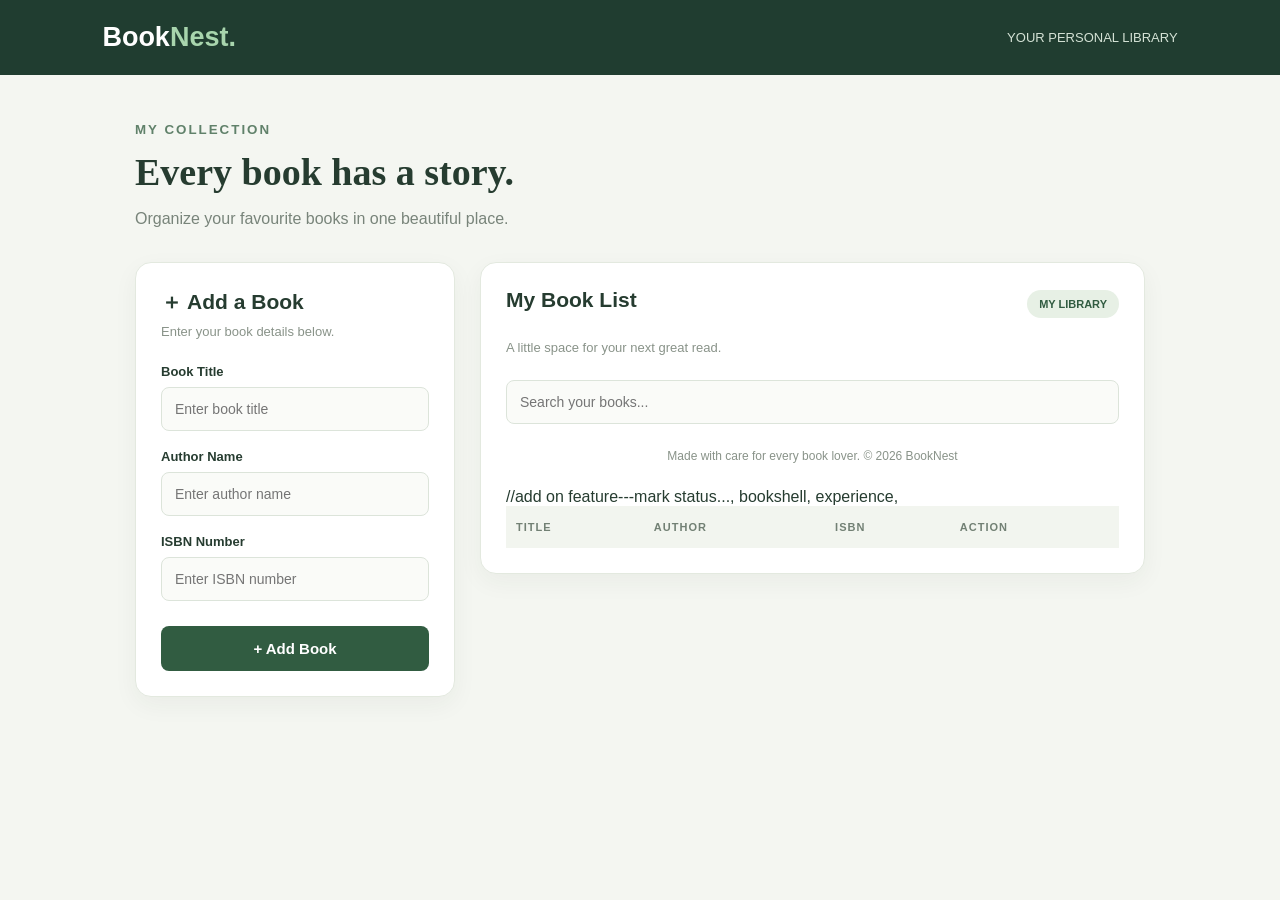
<file: BookList/index.html>
<!DOCTYPE html>
<html lang="en">
<head>
  <meta charset="UTF-8">
  <meta name="viewport" content="width=device-width, initial-scale=1.0">
  <title>BookNest - My Library</title>

  <style>
    * {
      margin: 0;
      padding: 0;
      box-sizing: border-box;
      font-family: Arial, sans-serif;
    }

    body {
      background: #f4f6f1;
      color: #263c30;
      min-height: 100vh;
    }

    header {
      background: #203d30;
      color: white;
      padding: 22px 8%;
      display: flex;
      justify-content: space-between;
      align-items: center;
    }

    header h2 {
      font-size: 27px;
    }

    header h2 span {
      color: #a8d5ad;
    }

    header p {
      font-size: 13px;
      color: #d4e2d5;
    }

    .container {
      max-width: 1050px;
      margin: 45px auto;
      padding: 0 20px;
    }

    .welcome {
      margin-bottom: 30px;
    }

    .welcome small {
      color: #60816a;
      letter-spacing: 2px;
      font-weight: bold;
    }

    .welcome h1 {
      font-family: Georgia, serif;
      font-size: 38px;
      margin: 12px 0;
    }

    .welcome p {
      color: #78847a;
      line-height: 1.6;
    }

    .layout {
      display: grid;
      grid-template-columns: 320px 1fr;
      gap: 25px;
      align-items: start;
    }

    .card {
      background: white;
      border: 1px solid #e3e9df;
      border-radius: 16px;
      padding: 25px;
      box-shadow: 0 8px 25px #203d300d;
    }

    .card h2 {
      font-size: 21px;
      margin-bottom: 8px;
    }

    .description {
      color: #899389;
      font-size: 13px;
      margin-bottom: 25px;
    }

    label {
      display: block;
      font-size: 13px;
      font-weight: bold;
      margin: 18px 0 8px;
    }

    input {
      width: 100%;
      padding: 13px;
      border: 1px solid #dce4da;
      background: #fafbf8;
      border-radius: 8px;
      font-size: 14px;
      outline: none;
    }

    input:focus {
      border-color: #4c7b58;
    }

    #add-btn {
      width: 100%;
      margin-top: 25px;
      padding: 14px;
      border: none;
      border-radius: 8px;
      background: #315c41;
      color: white;
      font-size: 15px;
      font-weight: bold;
      cursor: pointer;
      transition: 0.3s;
    }

    .add-btn:hover {
      background: #244630;
      transform: translateY(-2px);
    }

    .list-heading {
      display: flex;
      justify-content: space-between;
      align-items: center;
      gap: 10px;
      margin-bottom: 20px;
    }

    .badge {
      background: #e7f0e5;
      color: #315c41;
      padding: 8px 12px;
      border-radius: 20px;
      font-size: 11px;
      font-weight: bold;
    }

    .search {
      margin-bottom: 20px;
    }

    .table-wrapper {
      overflow-x: auto;
    }

    table {
      width: 100%;
      border-collapse: collapse;
      text-align: left;
    }

    th {
      background: #f2f5ef;
      color: #728074;
      font-size: 11px;
      text-transform: uppercase;
      letter-spacing: 1px;
      padding: 15px 10px;
    }

    td {
      padding: 17px 10px;
      border-bottom: 1px solid #edf0e9;
      font-size: 13px;
    }

    td:first-child {
      font-weight: bold;
    }

    .delete-btn {
      border: none;
      background: #fff0ed;
      color: #bd5947;
      padding: 8px 10px;
      border-radius: 6px;
      cursor: pointer;
    }

    footer {
      text-align: center;
      padding: 25px;
      color: #899389;
      font-size: 12px;
    }

    @media (max-width: 800px) {
      .layout {
        grid-template-columns: 1fr;
      }

      .container {
        margin-top: 30px;
      }
    }

    @media (max-width: 480px) {
      header {
        padding: 20px;
        gap: 10px;
        flex-wrap: wrap;
      }

      .welcome h1 {
        font-size: 30px;
      }

      .card {
        padding: 18px;
      }

      th, td {
        padding: 12px 8px;
      }
    }
  </style>
</head>

<body>

  <header>
    <h2>Book<span>Nest.</span></h2>
    <p>YOUR PERSONAL LIBRARY</p>
  </header>

  <main class="container">

    <section class="welcome">
      <small>MY COLLECTION</small>
      <h1>Every book has a story.</h1>
      <p>Organize your favourite books in one beautiful place.</p>
    </section>

    <div class="layout">

      <!-- Book Form -->
      <section class="card">
        <h2>＋ Add a Book</h2>
        <p class="description">Enter your book details below.</p>

        <form id="form-list">
          <label for="title">Book Title</label>
          <input
            type="text"
            id="title"
            placeholder="Enter book title"
            required
          >

          <label for="author">Author Name</label>
          <input
            type="text"
            id="author"
            placeholder="Enter author name"
            required>

          <label for="isbn">ISBN Number</label>
          <input
            type="text"
            id="isbn"
            placeholder="Enter ISBN number"
            required>

          <button id="add-btn" type="submit">
            + Add Book
          </button>
        </form>
      </section>

      <!-- Book List -->
      <section class="card">
        <div class="list-heading">
          <h2>My Book List</h2>
          <span class="badge">MY LIBRARY</span>
        </div>

        <p class="description">
          A little space for your next great read.
        </p>

        <input
          id="search"
          type="text"
          placeholder="Search your books..."
        >

        <div class="table-wrapper">
          <table>
            <thead>
              <tr>
                <th>Title</th>
                <th>Author</th>
                <th>ISBN</th>
                <th>Action</th>
              </tr>
            </thead>
 <tbody id="book-list"></tbody>
<!--              
                  <button class="delete-btn" type="button">
                    Delete
                  </button>
                 -->
              
        </div>
      </section>

    <!-- </div>
  </main> -->

  <footer>
    Made with care for every book lover. © 2026 BookNest
  </footer>
   </div>
  </main>

  <script src="index.js"></script>
</body>
</html>



//add on feature---mark status..., bookshell, experience,
</file>
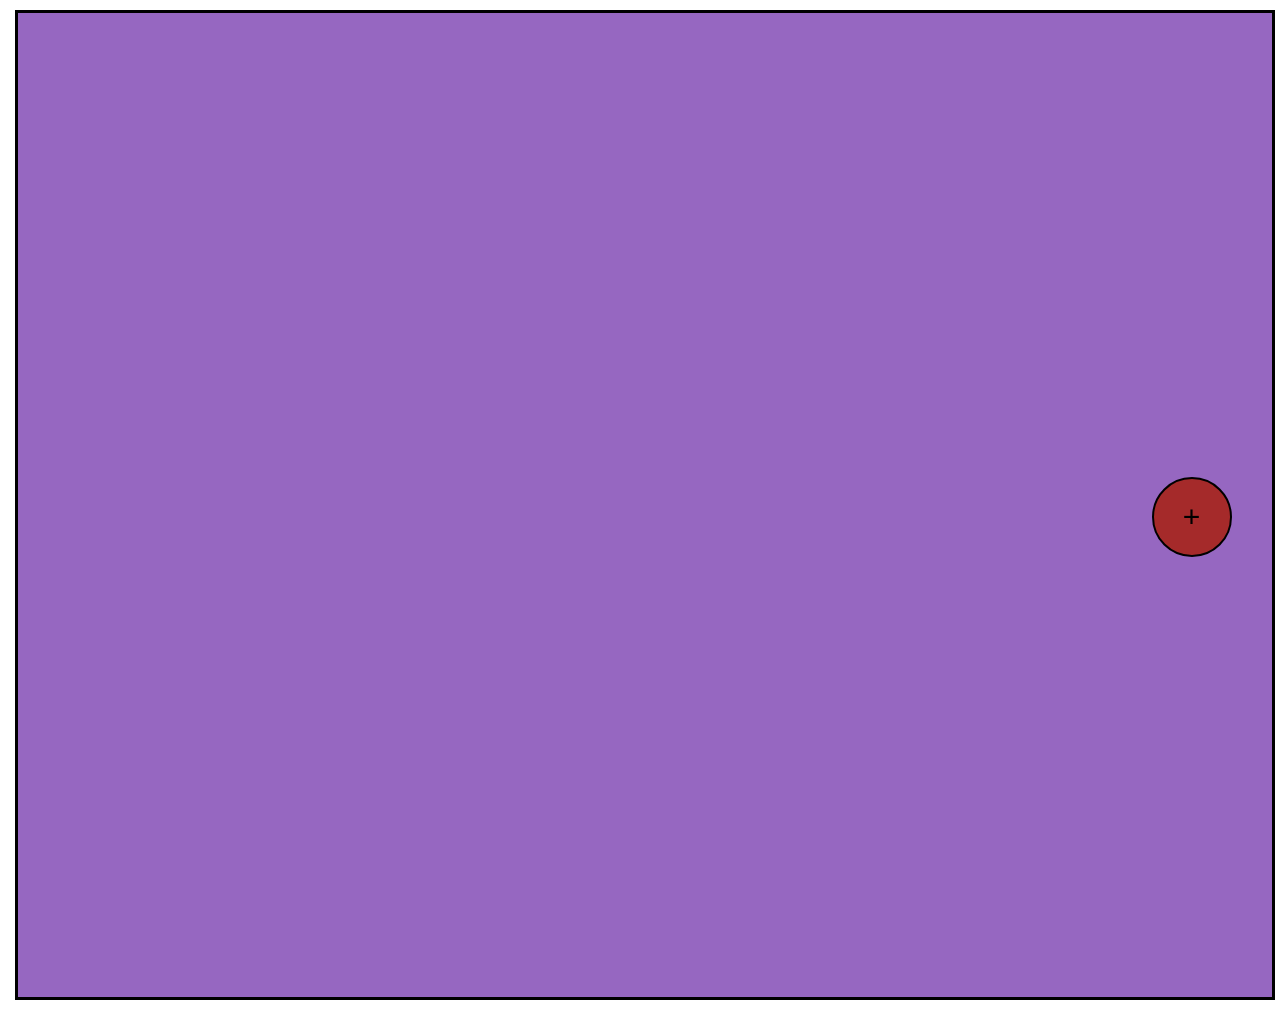
<file: DOM/index.html>
<!doctype html>
<html lang="en">
  <head>
    <meta charset="UTF-8" />
    <meta name="viewport" content="width=device-width, initial-scale=1.0" />
    <title>Document</title>
    <style>
      * {
        margin: 5px;
        box-sizing: border-box;
      }
      .container {
        width: 100%;
        height: 110vh;
        display: flex;
        padding: 25px;
        gap: 20px;
        background-color: rgb(150, 103, 193);
        border: 3px solid black;
        position: relative;
      }

      #boxes {
        display: grid;
        gap: 40px;
        grid-template-columns: repeat(5, 200px);
      }

      .box {
        width: 200px;
        height: 200px;
        background-color: rgb(173, 89, 180);
        border: 5px solid black;
        border-radius: 50px;
        font-style: italic;
        font-weight: 800;
        font-size: larger;
        text-align: center;
        justify-content: center;
        display: flex;
        align-items: center;
      }
      #addBtn {
        position: absolute;
        left: 90%;
        margin-top: 35%;
        width: 80px;
        height: 80px;
        border-radius: 50%;
        border: 2px solid black;
        font-size: 30px;
        background-color: brown;
        cursor: pointer;
      }
    </style>
  </head>
  <body>
    <div class="container" id="container">
      <div id="boxes"></div>
      <button id="addBtn">+</button>
    </div>
    <script src="script.js"></script>
  </body>
</html>
</file>
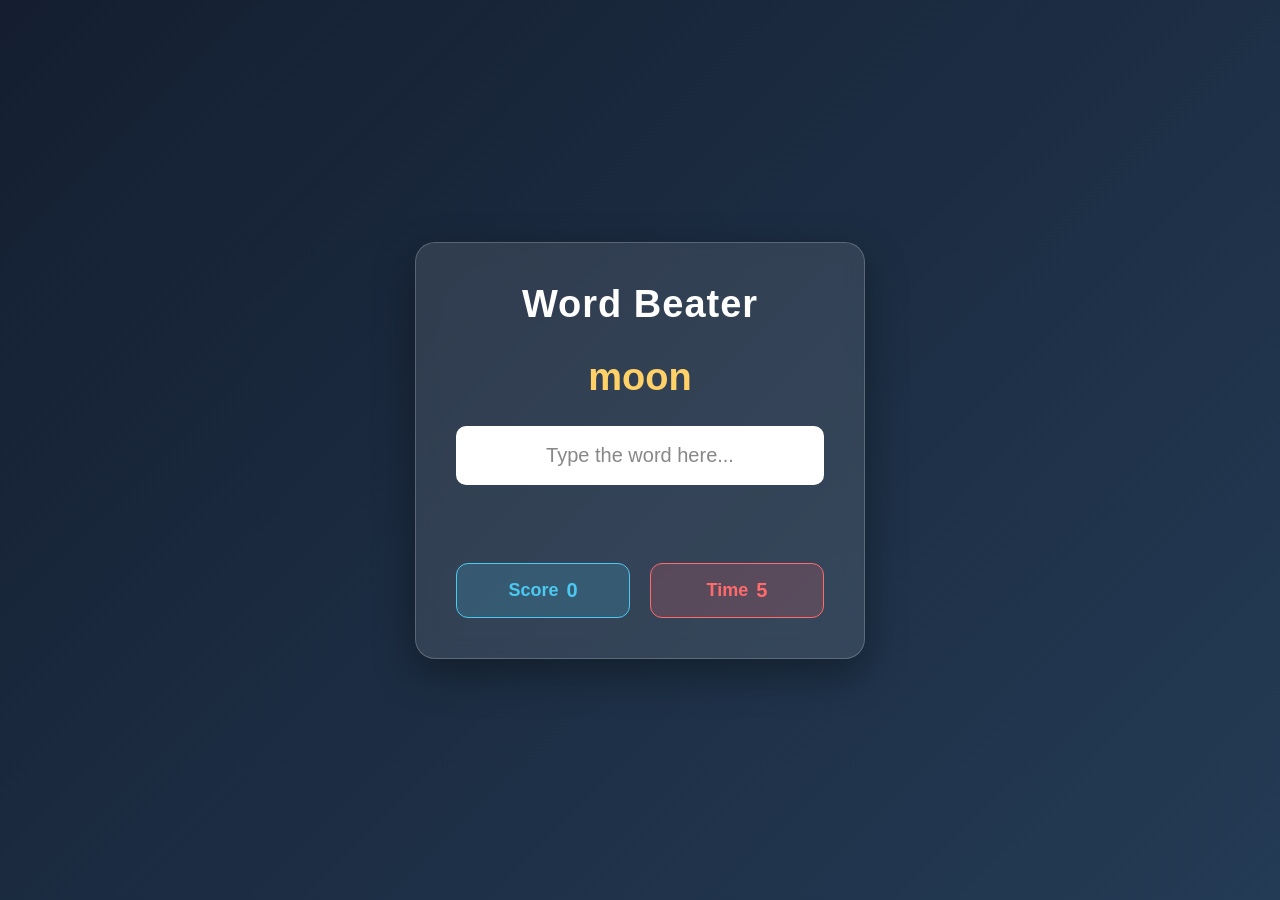
<file: word game/index.html>
<!doctype html>
<html lang="en">
  <head>
    <meta charset="UTF-8" />
    <meta name="viewport" content="width=device-width, initial-scale=1.0" />
    <title>Document</title>
    <link rel="stylesheet" href="index.css" />
  </head>
  <body>
       <div class="game-container">

        <h1>Word Beater</h1>

        <div id="currentWord">word</div>

        <form>
            <input
                type="text"
                id="textInput"
                placeholder="Type the word here..."
                autocomplete="off"
            />
        </form>

     
        <div id="message"></div>

        <div class="stats">

            <div class="stat-box score-box">
                <span class="stat-label">Score</span>
                <span id="score">0</span>
            </div>

            <div class="stat-box time-box">
                <span class="stat-label">Time</span>
                <span id="time">6</span>
            </div>

        </div>

    </div>

    <script src="index.js"></script>

</body>
</html>
</file>
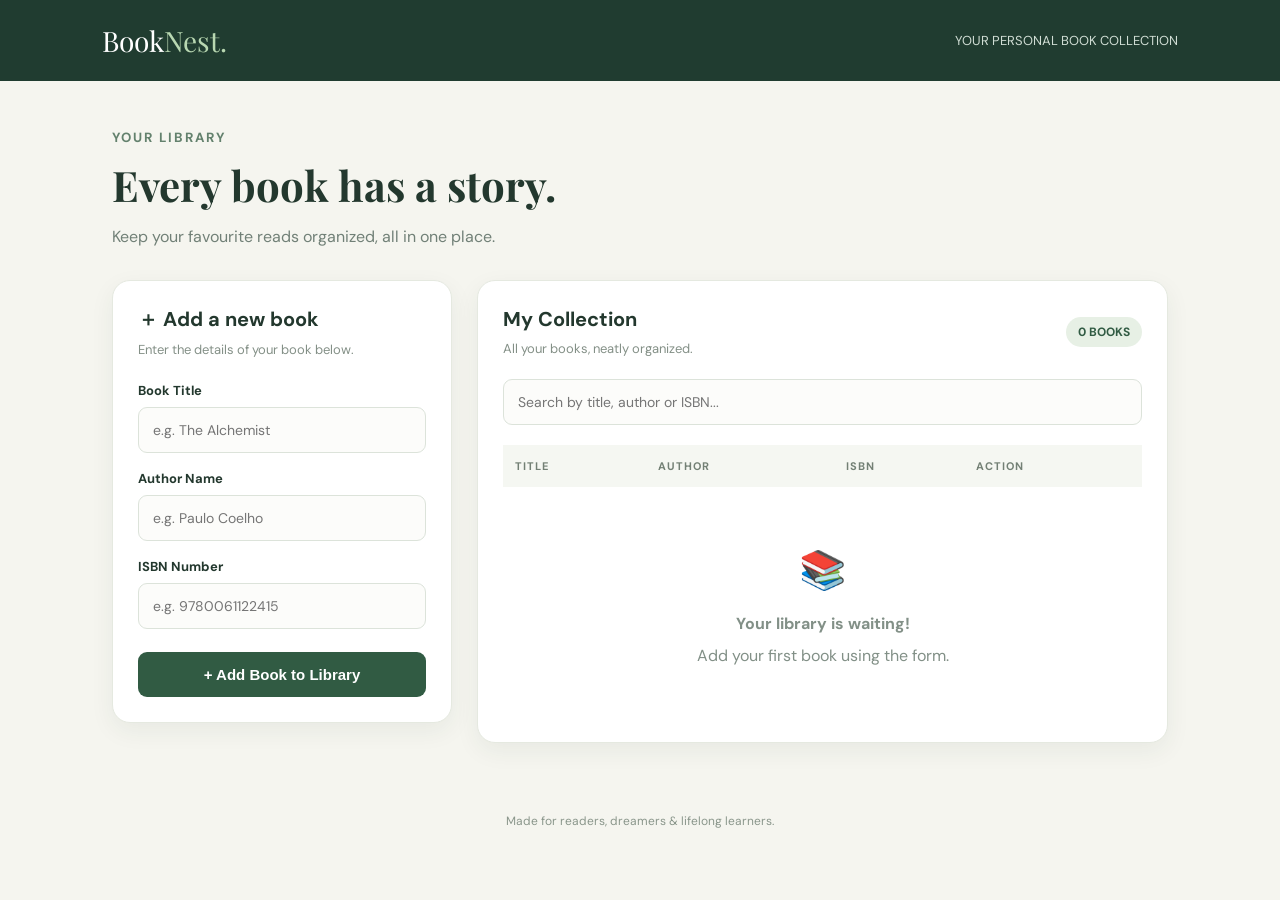
<file: BookList/faltu.html>
<!DOCTYPE html>
<html lang="en">
<head>
  <meta charset="UTF-8">
  <meta name="viewport" content="width=device-width, initial-scale=1.0">
  <title>BookNest | Book Manager</title>

  <style>
    @import url('https://fonts.googleapis.com/css2?family=DM+Sans:wght@400;500;600;700&family=Playfair+Display:wght@600;700&display=swap');

    * {
      margin: 0;
      padding: 0;
      box-sizing: border-box;
    }

    body {
      font-family: 'DM Sans', sans-serif;
      background: #f5f5ef;
      color: #23382e;
      min-height: 100vh;
    }

    header {
      background: #203c30;
      color: white;
      padding: 22px 8%;
      display: flex;
      align-items: center;
      justify-content: space-between;
      gap: 15px;
      flex-wrap: wrap;
    }

    .logo {
      font-family: 'Playfair Display', serif;
      font-size: 28px;
    }

    .logo span {
      color: #b8d7b1;
    }

    header p {
      font-size: 13px;
      color: #d0ddd4;
    }

    main {
      max-width: 1100px;
      margin: 45px auto;
      padding: 0 22px;
    }

    .welcome {
      margin-bottom: 30px;
    }

    .welcome small {
      color: #63816d;
      font-weight: 700;
      text-transform: uppercase;
      letter-spacing: 2px;
    }

    .welcome h1 {
      font-family: 'Playfair Display', serif;
      font-size: clamp(30px, 5vw, 42px);
      margin: 10px 0;
    }

    .welcome p {
      color: #718077;
      line-height: 1.7;
    }

    .layout {
      display: grid;
      grid-template-columns: 340px 1fr;
      gap: 25px;
      align-items: start;
    }

    .panel {
      background: white;
      border: 1px solid #e5e9e0;
      border-radius: 18px;
      padding: 25px;
      box-shadow: 0 8px 25px #263c3010;
    }

    .panel h2 {
      font-size: 20px;
      margin-bottom: 8px;
    }

    .subtext {
      color: #849087;
      font-size: 13px;
      margin-bottom: 24px;
    }

    label {
      display: block;
      font-size: 13px;
      font-weight: 700;
      margin: 17px 0 8px;
    }

    input {
      width: 100%;
      padding: 13px 14px;
      border: 1px solid #dce3da;
      border-radius: 9px;
      outline: none;
      font: inherit;
      font-size: 14px;
      background: #fcfcfa;
      transition: 0.2s;
    }

    input:focus {
      border-color: #56846a;
      box-shadow: 0 0 0 3px #56846a18;
    }

    .add-btn {
      width: 100%;
      border: none;
      border-radius: 9px;
      padding: 14px;
      margin-top: 23px;
      background: #315b43;
      color: white;
      font-size: 15px;
      font-weight: 700;
      cursor: pointer;
      transition: 0.2s;
    }

    .add-btn:hover {
      background: #244632;
      transform: translateY(-2px);
    }

    .list-header {
      display: flex;
      justify-content: space-between;
      align-items: center;
      gap: 12px;
      flex-wrap: wrap;
      margin-bottom: 22px;
    }

    .count {
      background: #e7f0e5;
      color: #315b43;
      padding: 7px 12px;
      border-radius: 20px;
      font-size: 12px;
      font-weight: 700;
    }

    .search {
      margin-bottom: 20px;
    }

    .table-wrap {
      overflow-x: auto;
    }

    table {
      width: 100%;
      border-collapse: collapse;
      text-align: left;
    }

    th {
      background: #f5f7f2;
      color: #738075;
      font-size: 11px;
      text-transform: uppercase;
      letter-spacing: 1px;
      padding: 14px 12px;
    }

    td {
      padding: 17px 12px;
      border-bottom: 1px solid #edf0ea;
      font-size: 13px;
      overflow-wrap: anywhere;
    }

    tr:last-child td {
      border-bottom: none;
    }

    .book-title {
      font-weight: 700;
      color: #2b4435;
    }

    .delete-btn {
      background: #fff0ed;
      color: #bd5947;
      border: none;
      padding: 8px 10px;
      border-radius: 7px;
      cursor: pointer;
      font-weight: 600;
    }

    .delete-btn:hover {
      background: #fbdcd6;
    }

    .empty {
      padding: 45px 10px;
      text-align: center;
      color: #829087;
      line-height: 2;
    }

    .empty .icon {
      font-size: 38px;
    }

    footer {
      text-align: center;
      padding: 25px;
      color: #8a968b;
      font-size: 12px;
    }

    @media (max-width: 800px) {
      .layout {
        grid-template-columns: 1fr;
      }

      main {
        margin: 30px auto;
      }
    }

    @media (max-width: 480px) {
      header {
        padding: 20px;
      }

      .panel {
        padding: 18px;
      }

      th, td {
        padding: 12px 8px;
        font-size: 12px;
      }
    }
  </style>
</head>

<body>

  <header>
    <div class="logo">Book<span>Nest.</span></div>
    <p>YOUR PERSONAL BOOK COLLECTION</p>
  </header>

  <main>

    <section class="welcome">
      <small>YOUR LIBRARY</small>
      <h1>Every book has a story.</h1>
      <p>Keep your favourite reads organized, all in one place.</p>
    </section>

    <div class="layout">

      <!-- Add Book Form -->
      <section class="panel">
        <h2>＋ Add a new book</h2>
        <p class="subtext">Enter the details of your book below.</p>

        <form id="bookForm">
          <label for="title">Book Title</label>
          <input
            type="text"
            id="title"
            placeholder="e.g. The Alchemist"
            required
          >

          <label for="author">Author Name</label>
          <input
            type="text"
            id="author"
            placeholder="e.g. Paulo Coelho"
            required
          >

          <label for="isbn">ISBN Number</label>
          <input
            type="text"
            id="isbn"
            placeholder="e.g. 9780061122415"
            required
          >

          <button type="submit" class="add-btn">
            + Add Book to Library
          </button>
        </form>
      </section>

      <!-- Book List -->
      <section class="panel">
        <div class="list-header">
          <div>
            <h2>My Collection</h2>
            <p class="subtext" style="margin: 6px 0 0">
              All your books, neatly organized.
            </p>
          </div>

          <span class="count" id="bookCount">0 BOOKS</span>
        </div>

        <input
          class="search"
          type="search"
          id="search"
          placeholder="Search by title, author or ISBN..."
          aria-label="Search books"
        >

        <div class="table-wrap">
          <table>
            <thead>
              <tr>
                <th>Title</th>
                <th>Author</th>
                <th>ISBN</th>
                <th>Action</th>
              </tr>
            </thead>

            <tbody id="bookList"></tbody>
          </table>
        </div>

        <div class="empty" id="emptyMessage">
          <div class="icon">📚</div>
          <strong>Your library is waiting!</strong>
          <p>Add your first book using the form.</p>
        </div>
      </section>

    </div>
  </main>

  <footer>
    Made for readers, dreamers & lifelong learners.
  </footer>

  <script>
    const form = document.getElementById("bookForm");
    const titleInput = document.getElementById("title");
    const authorInput = document.getElementById("author");
    const isbnInput = document.getElementById("isbn");
    const bookList = document.getElementById("bookList");
    const bookCount = document.getElementById("bookCount");
    const emptyMessage = document.getElementById("emptyMessage");
    const searchInput = document.getElementById("search");

    let books = JSON.parse(
      localStorage.getItem("booknest-books") || "[]"
    );

    function saveBooks() {
      localStorage.setItem(
        "booknest-books",
        JSON.stringify(books)
      );
    }

    function renderBooks() {
      bookList.replaceChildren();

      const query = searchInput.value.toLowerCase().trim();

      const filteredBooks = books.filter(book =>
        [book.title, book.author, book.isbn].some(value =>
          value.toLowerCase().includes(query)
        )
      );

      bookCount.textContent =
        `${books.length} ${books.length === 1 ? "BOOK" : "BOOKS"}`;

      emptyMessage.style.display =
        filteredBooks.length === 0 ? "block" : "none";

      if (books.length > 0 && filteredBooks.length === 0) {
        emptyMessage.querySelector("strong").textContent =
          "No matching books found.";
        emptyMessage.querySelector("p").textContent =
          "Try another search.";
      } else if (books.length === 0) {
        emptyMessage.querySelector("strong").textContent =
          "Your library is waiting!";
        emptyMessage.querySelector("p").textContent =
          "Add your first book using the form.";
      }

      filteredBooks.forEach(book => {
        const row = document.createElement("tr");

        const titleCell = document.createElement("td");
        titleCell.className = "book-title";
        titleCell.textContent = book.title;

        const authorCell = document.createElement("td");
        authorCell.textContent = book.author;

        const isbnCell = document.createElement("td");
        isbnCell.textContent = book.isbn;

        const actionCell = document.createElement("td");
        const deleteButton = document.createElement("button");

        deleteButton.className = "delete-btn";
        deleteButton.textContent = "Delete";
        deleteButton.setAttribute(
          "aria-label",
          `Delete ${book.title}`
        );

        deleteButton.addEventListener("click", () => {
          books = books.filter(item => item.id !== book.id);
          saveBooks();
          renderBooks();
        });

        actionCell.appendChild(deleteButton);

        row.append(
          titleCell,
          authorCell,
          isbnCell,
          actionCell
        );

        bookList.appendChild(row);
      });
    }

    form.addEventListener("submit", function(event) {
      event.preventDefault();

      const title = titleInput.value.trim();
      const author = authorInput.value.trim();
      const isbn = isbnInput.value.trim();

      if (!title || !author || !isbn) return;

      books.push({
        id: crypto.randomUUID(),
        title,
        author,
        isbn
      });

      saveBooks();
      renderBooks();

      form.reset();
      titleInput.focus();
    });

    searchInput.addEventListener("input", renderBooks);

    renderBooks();
  </script>

</body>
</html>
</file>
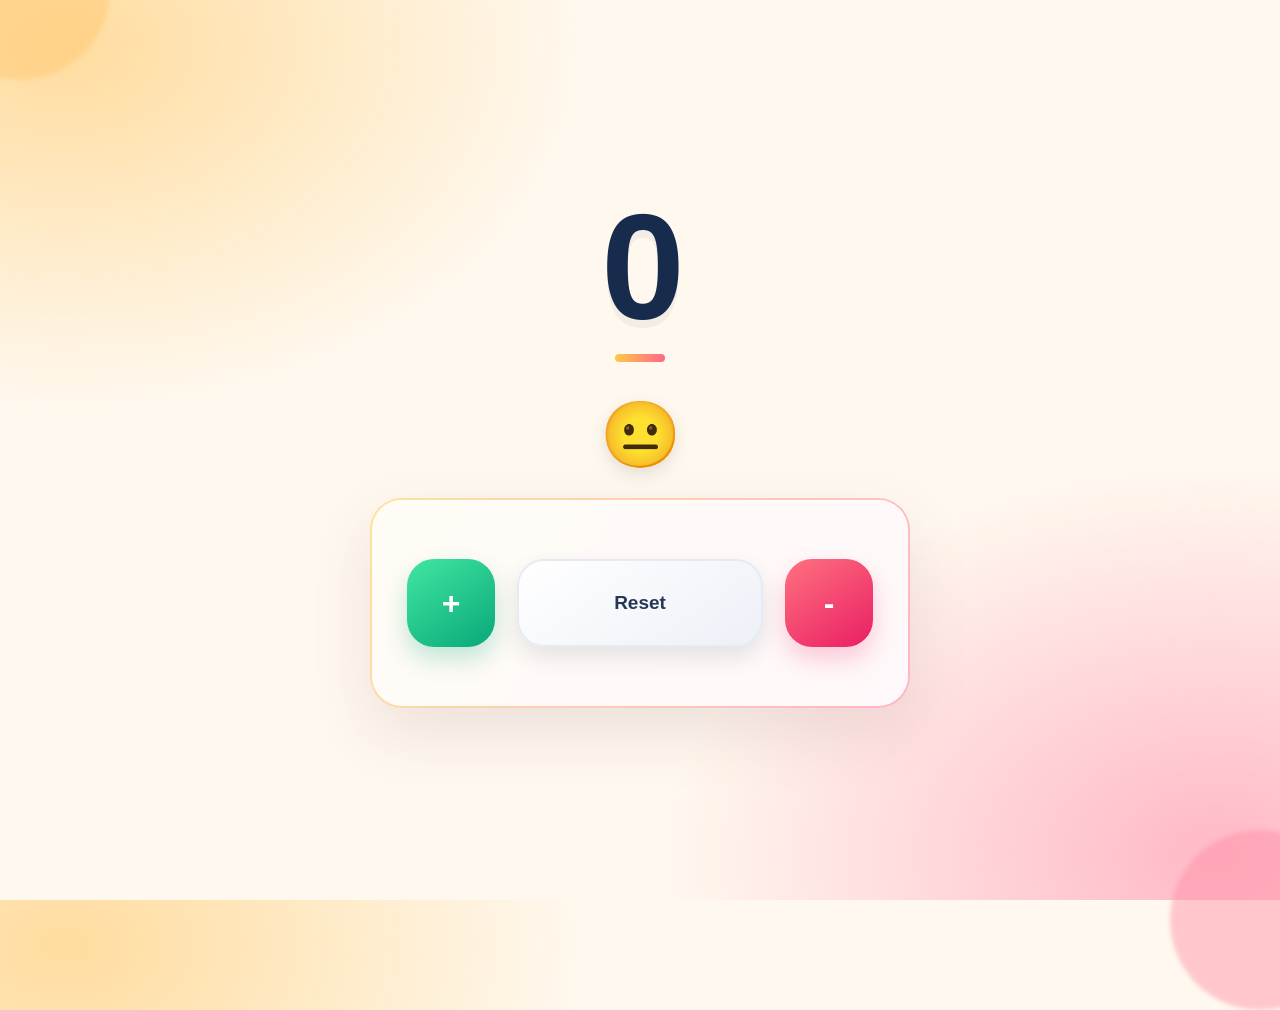
<file: DOM/counter.html>
<!-- <!doctype html>
<html lang="en">
  <head>
    <meta charset="UTF-8" />
    <meta name="viewport" content = "width=device-width, initial-scale=1.0"/>
    <title>Document</title>
    <style>
      body {
        background-color: antiquewhite;
      }
      #container {
        background-color: rgb(123, 210, 181);
        height: 500px;
        width: 600px;
        margin-left: 30%;
        margin-top: 5%;
      }

      .container #button{
       margin-top: 50%;
       display: flex;
       align-items: center;
       
      }
    </style>
  </head>
  <body>
     <h1 id="number">0</h1>
    <div id="container">
       
      <button id="plus">+</button>
      <button id="reset">Reset</button>
      <button id="sub">-</button>

    </div>
    <script src="counter.js"></script>
  </body>
</html> -->

<!doctype html>
<html lang="en">
  <head>
    <meta charset="UTF-8" />
    <meta name="viewport" content="width=device-width, initial-scale=1.0"/>
    <title>Document</title>
    <style>
   
* {
  box-sizing: border-box;
}

body {
  margin: 0;
  min-height: 100vh;
  background:
    radial-gradient(ellipse at 5% 5%, #ffdc9e 0%, transparent 30%),
    radial-gradient(ellipse at 95% 95%, #ffb8c5 0%, transparent 32%),
    #fff8ee;
  font-family: "Segoe UI", Arial, sans-serif;
  display: flex;
  flex-direction: column;
  align-items: center;
  justify-content: center;
  overflow: hidden;
  position: relative;
}

/* Decorative background circles */
body::before,
body::after {
  content: "";
  position: absolute;
  width: 180px;
  height: 180px;
  border-radius: 50%;
  filter: blur(2px);
  opacity: 0.45;
  pointer-events: none;
}

body::before {
  background: #ffc66e;
  top: -100px;
  left: -70px;
}

body::after {
  background: #ff8da5;
  bottom: -110px;
  right: -70px;
}

/* Main number */
#number {
  position: relative;
  z-index: 1;
  margin: 0 0 35px;
  font-size: clamp(100px, 16vw, 150px);
  font-weight: 800;
  line-height: 1;
  letter-spacing: -6px;
  color: #172b4d;
  text-shadow: 0 8px 0 rgba(23, 43, 77, 0.05);
}

#number::after {
  content: "";
  display: block;
  width: 65%;
  height: 8px;
  margin: 12px auto 0;
  border-radius: 20px;
  background: linear-gradient(90deg, #ffc94a, #ff6688);
}

/* Counter card */
#container {
  position: relative;
  z-index: 1;
  width: min(90%, 540px);
  min-height: 210px;
  margin: 0;
  padding: 35px;
  display: flex;
  align-items: center;
  justify-content: center;
  gap: 22px;

  background: rgba(255, 255, 255, 0.8);
  border: 2px solid transparent;
  border-radius: 32px;
  background:
    linear-gradient(rgba(255, 255, 255, 0.9),
                    rgba(255, 255, 255, 0.9)) padding-box,
    linear-gradient(120deg, #ffe29b, #ffb5ca) border-box;

  box-shadow:
    0 25px 60px rgba(119, 76, 92, 0.13),
    inset 0 1px 0 rgba(255, 255, 255, 0.9);
}

/* All buttons */
#container button {
  height: 88px;
  min-width: 88px;
  padding: 0 22px;
  border: none;
  border-radius: 27px;
  font-family: inherit;
  font-size: 32px;
  font-weight: 700;
  cursor: pointer;
  transition: transform 0.2s ease,
              box-shadow 0.2s ease,
              filter 0.2s ease;
}

#container button:hover {
  transform: translateY(-5px);
  filter: brightness(1.05);
}

#container button:active {
  transform: scale(0.94);
}

/* Plus button */
#plus {
  color: white;
  background: linear-gradient(145deg, #42e6a1, #08a879);
  box-shadow: 0 12px 25px rgba(8, 168, 121, 0.25);
}

/* Reset button */
#reset {
  flex: 1;
  color: #253956;
  background: linear-gradient(145deg, #ffffff, #edf0f8);
  border: 2px solid #e8eaf2 !important;
  box-shadow: 0 10px 22px rgba(37, 57, 86, 0.12);
  font-size: 19px !important;
}

/* Minus button */
#sub {
  color: white;
  background: linear-gradient(145deg, #ff7180, #e91e63);
  box-shadow: 0 12px 25px rgba(233, 30, 99, 0.22);
}

/* Small screen support */
@media (max-width: 480px) {
  #container {
    gap: 12px;
    min-height: 165px;
    padding: 22px 14px;
    border-radius: 24px;
  }

  #container button {
    height: 65px;
    min-width: 60px;
    padding: 0 14px;
    border-radius: 20px;
    font-size: 26px;
  }

  #reset {
    font-size: 16px !important;
  }

  #number {
    margin-bottom: 28px;
  }
}


#mood {
  font-size: 65px;
  margin-bottom: 25px;
  animation: moodPop 0.3s ease;
  filter: drop-shadow(0 6px 8px rgba(0, 0, 0, 0.1));
}

@keyframes moodPop {
  0% {
    transform: scale(0.5) rotate(-15deg);
  }
  70% {
    transform: scale(1.2) rotate(8deg);
  }
  100% {
    transform: scale(1) rotate(0);
  }
}


    </style>
  </head>
  <body>
    <h1 id="number">0</h1>
    <div id="mood">😐</div>
    <div id="container">
      <button id="plus">+</button>
      <button id="reset">Reset</button>
      <button id="sub">-</button>
    </div>
    <script src="counter.js"></script>
  </body>
</html>
</file>
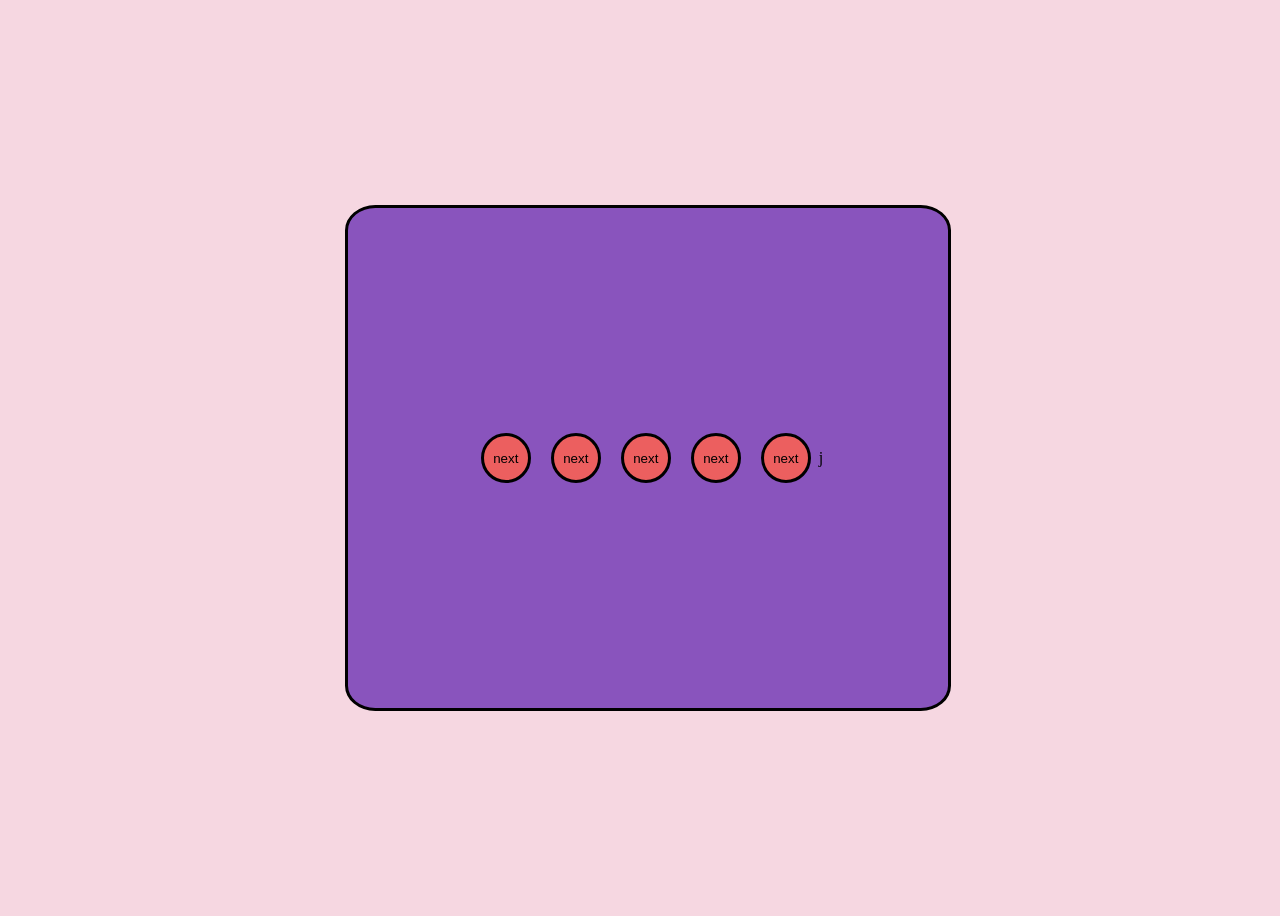
<file: DOM/DOM1.html>
<!doctype html>
<html lang="en">
  <head>
    <meta charset="UTF-8" />
    <meta name="viewport" content="width=device-width, initial-scale=1.0" />
    <title>Document</title>
    <style>
      body {
        background-color: rgb(246, 215, 225);
        width: 100%;
        height: 100vh;
        display: flex;
        align-items: center;
        justify-content: center;
      }

      #container {
        height: 500px;
        width: 600px;
        background-color: rgb(137, 84, 189);
        display: flex;
        align-items: center;
        justify-content: center;
        border: 3px solid black;
        border-radius: 5%;
      }
      .button button {
        background-color: rgb(236, 95, 95);

        height: 50px;
        width: 50px;
        border: black 3px solid;
        border-radius: 50%;
        margin: 0 8px;
      }

      button:hover {
        background-color: rgb(239, 139, 139);
      }
    </style>
  </head>
  <body>
    <div id="container">
      <div class="button">
        <button id="StartBtn">next</button>
        <button id="StopBtn">next</button>
        <button id="color3">next</button>
        <button id="color4">next</button>
        <button id="color5">next</button>
      </div>j
    </div>

    <script src="DOMT.js"></script>
  </body>
</html>
</file>
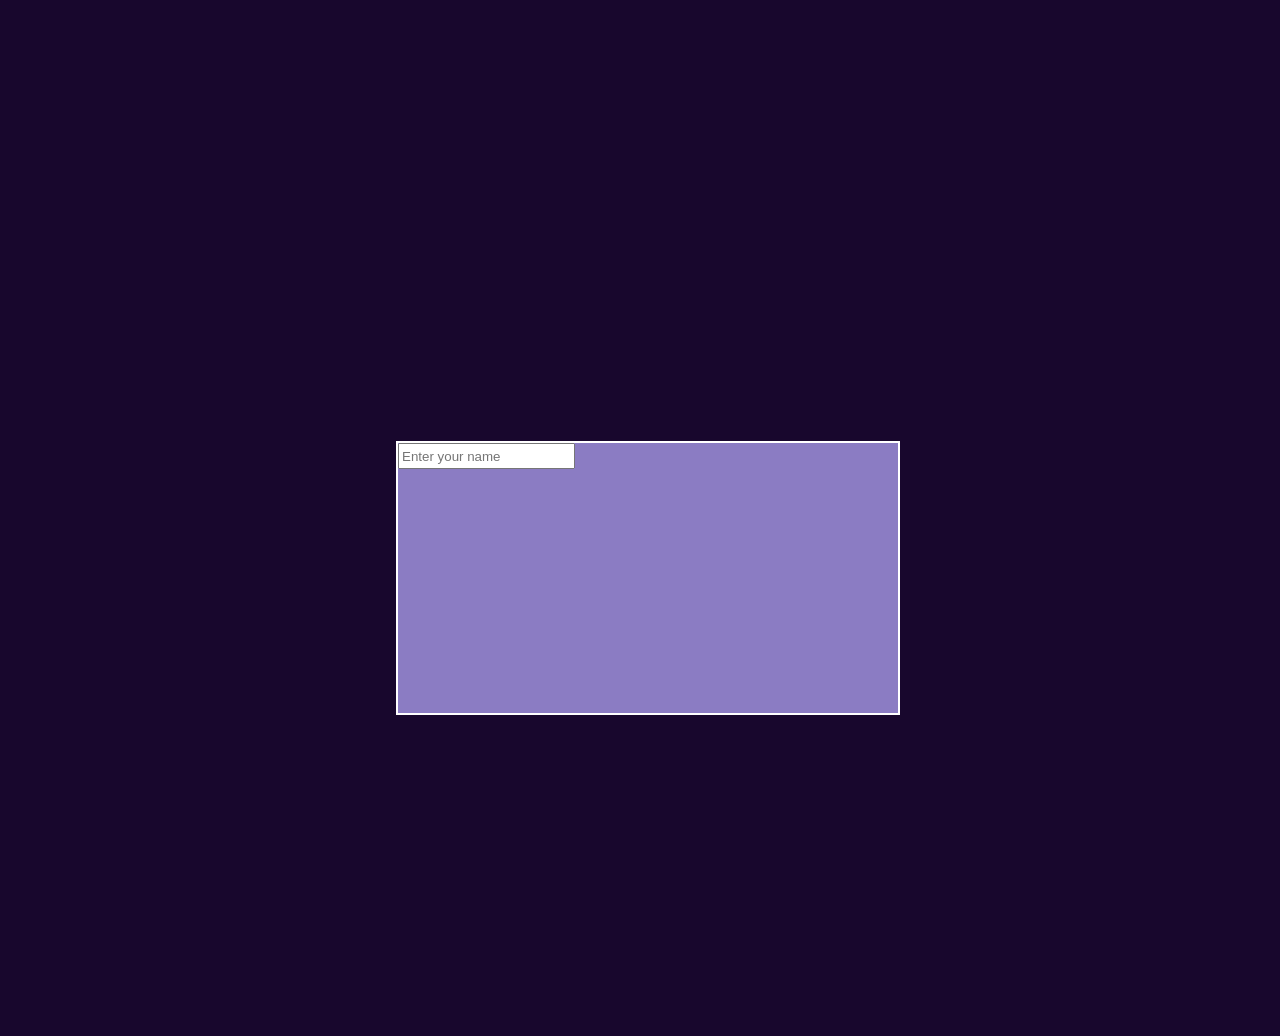
<file: DOM/wlcm.html>
<!doctype html>
<html lang="en">
  <head>
    <meta charset="UTF-8" />
    <meta name="viewport" content="width=device-width, initial-scale=1.0" />
    <title>Document</title>
  </head>
  <style>
    body {
      height: 100vh;
      width: 100%;
      display: flex;
      justify-content: center;
    align-items: center;
    margin-top: 10%;
    background-color: rgb(24, 7, 45);
    }
    .container {
      height: 30%;
      width: 500px;
      background-color: rgb(139, 124, 195);
      border: 2px solid white;
    }

    input{
     height: 20px;
     
    }
  </style>
  <body>
    <div class="container">
      <form>
        <input id="name" type="text" placeholder="Enter your name" />
      </form>
    </div>
  </body>
</html>
</file>
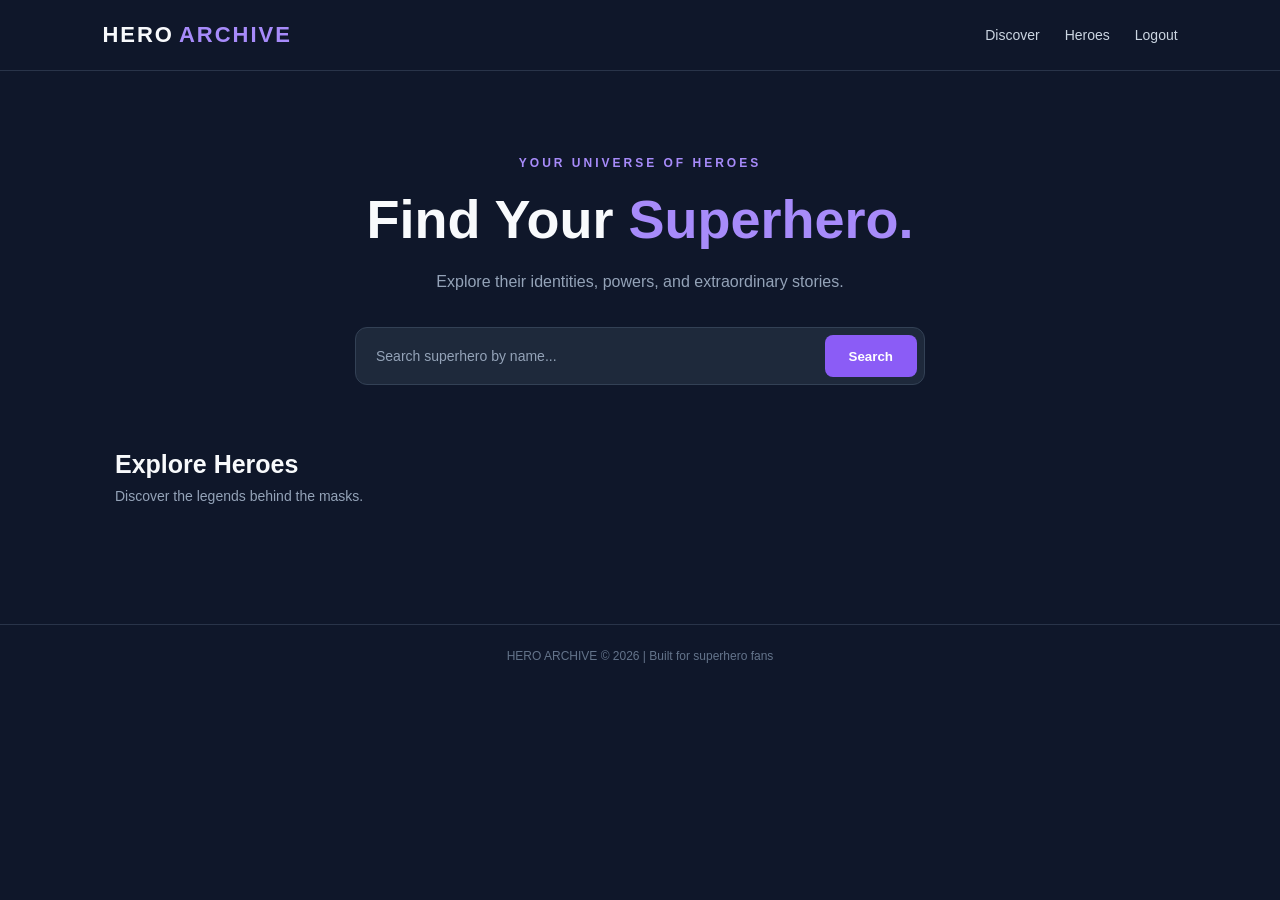
<file: Heroes Gallery/superhero.html>
<!DOCTYPE html>
<html lang="en">
<head>
    <meta charset="UTF-8">
    <meta name="viewport" content="width=device-width, initial-scale=1.0">
    <title>Hero Archive</title>
    <link rel="stylesheet" href="heroes.css">
</head>
<body>

    <header>
        <h2>HERO<span>ARCHIVE</span></h2>
        <nav>
            <a href="#">Discover</a>
            <a href="#">Heroes</a>
            <a href="#" id="logout">Logout</a>
        </nav>
    </header>

    <main>
        <section class="hero-section">
            <p class="tagline">YOUR UNIVERSE OF HEROES</p>
            <h1>Find Your <span>Superhero.</span></h1>
            <p class="description">
                Explore their identities, powers, and extraordinary stories.
            </p>

            <div class="search-box">
                <input
                    type="text"
                    id="searchinput"
                    placeholder="Search superhero by name..."
                >
                <button id="searchBtn">Search</button>
            </div>
        </section>

        <section class="results-section">
            <div class="section-heading">
                <h2>Explore Heroes</h2>
                <p>Discover the legends behind the masks.</p>
            </div>

            <div id="heroResults" class="hero-grid">
                <!-- JavaScript will display superhero details here -->
            </div>

            <p id="message"></p>
        </section>
    </main>

    <footer>
        <p>HERO ARCHIVE &copy; 2026 | Built for superhero fans</p>
    </footer>

    <script src="task.js"></script>
</body>
</html>
</file>
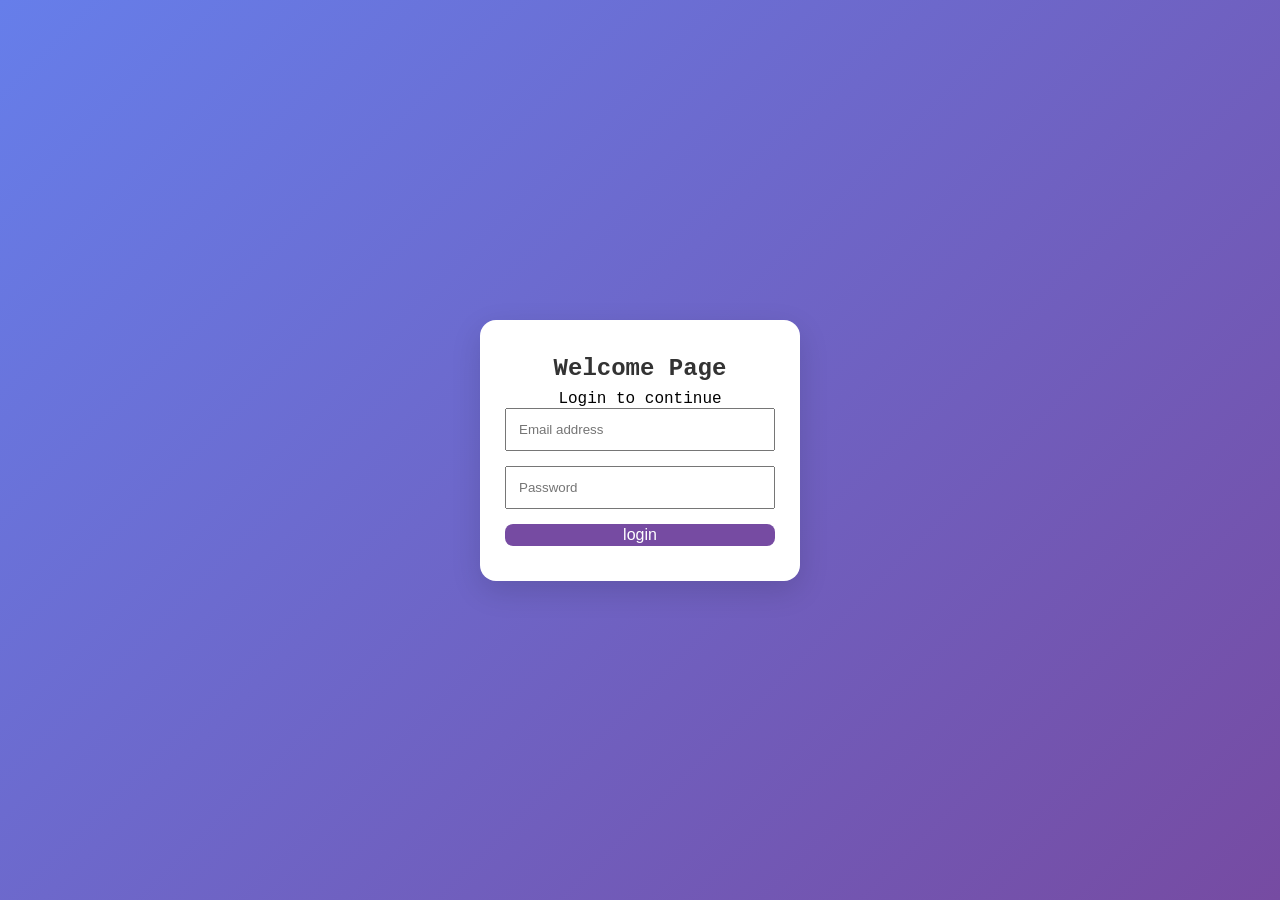
<file: Heroes Gallery/task.html>
<!doctype html>
<html lang="en">
  <head>
    <meta charset="UTF-8" />
    <meta name="viewport" content="width=device-width, initial-scale=1.0" />
    <title>Document</title>
    <style>
      * {
        margin: 0;
        padding: 0;
        box-sizing: border-box;
      }

      body {
        font-family: "Courier New", Courier, monospace;
        min-height: 100vh;
        display: flex;
        justify-content: center;
        align-items: center;
        background: linear-gradient(135deg, #667eea, #764ba2);
      }
      .login-box {
        background: white;
        width: 320px;
        padding: 35px 25px;
        border-radius: 16px;
        text-align: center;
        box-shadow: 0 10px 30px #0002;
      }
      h2{
        color:#333;
        margin-bottom: 8px;
      }

      /* .login-box {
        color:#777;
        margin-bottom:25px;
        font-size: 14px;
      } */
      input{
        width: 100%;
        padding:12px;
        margin-bottom: 15px;

      }

    button{
        width:100%;
        padding:2px;
        border: none;
        border-radius: 8px;
        background: #764ba2;
        color:white;
        font-size: 16px;
        cursor:pointer


    }
    </style>

  </head>
  <body>
    <div class="login-box">
      <h2>Welcome Page</h2>
      <p>Login to continue</p>

      <form id="form">
        <input id="user" type="email" placeholder="Email address" required />
        <input id="pass" type="password" placeholder="Password" required />

        <button id="btn" type="submit">login </button>
         <p id="message"></p>
      </form>
    </div>

    <script src="task.js"></script>
  </body>
</html>
</file>
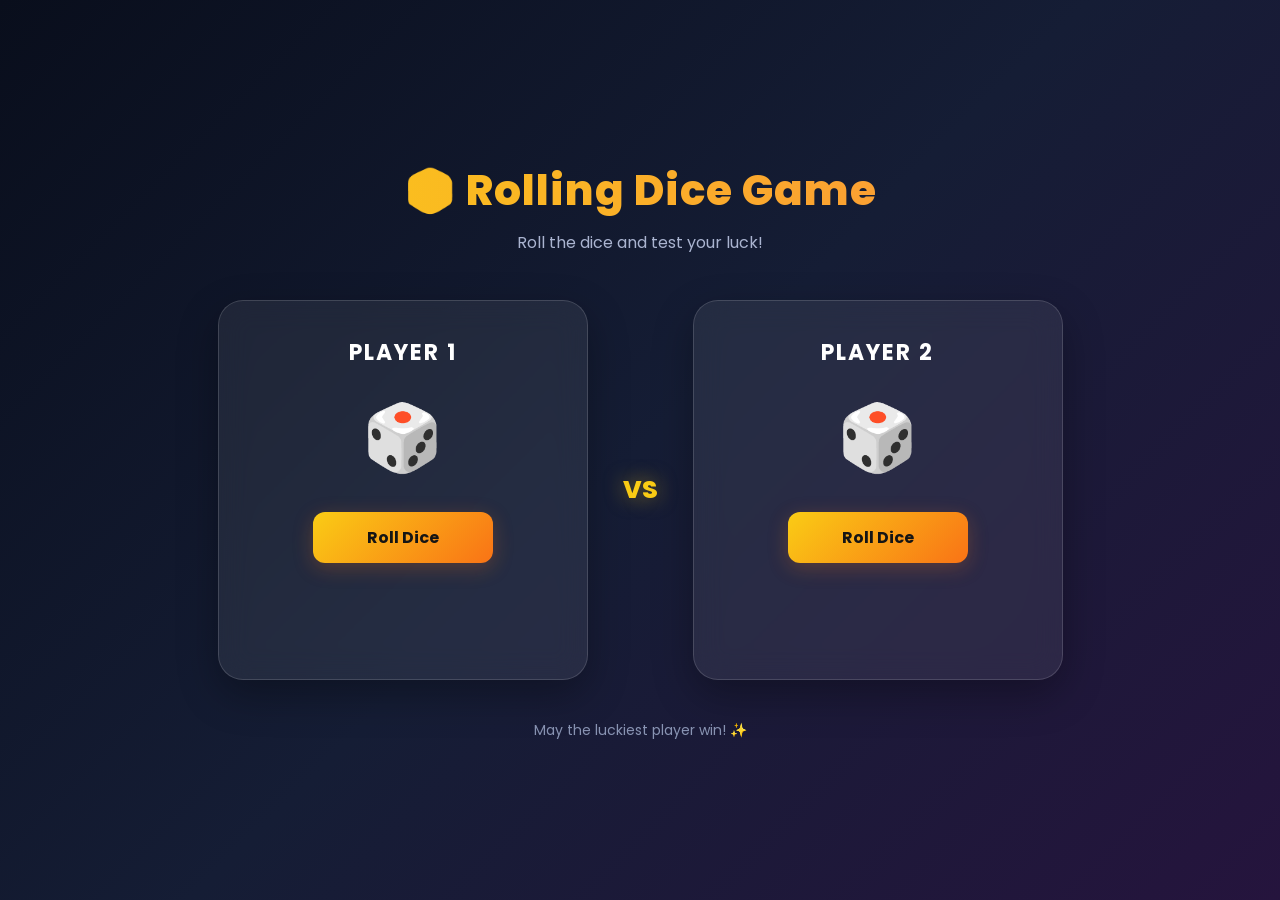
<file: Roll-Dice Game/game.html>
<!doctype html>
<html lang="en">
  <head>
    <meta charset="UTF-8" />
    <meta name="viewport" content="width=device-width, initial-scale=1.0" />
    <title>Rolling Dice Game</title>
    <link rel="stylesheet" href="game.css" />
    <link rel="preconnect" href="https://fonts.googleapis.com" />
    <link rel="preconnect" href="https://fonts.gstatic.com" crossorigin />
    <link
      href="https://fonts.googleapis.com/css2?family=Poppins:wght@400;500;600;700;800&display=swap"
      rel="stylesheet"
    />
  </head>

  <body>
    <div class="container">
      <h1>🎲 Rolling Dice Game</h1>
      <p class="subtitle">Roll the dice and test your luck!</p>

      <div class="box">
        <div id="no1">
          <h2>PLAYER 1</h2>
          <div class="player-icon">🎲</div>
          <button id="Player1">Roll Dice</button>
          <div id="add"></div>
          <div id="msg"></div>
        </div>

        <div class="vs">VS</div>

        <div id="no2">
          <h2>PLAYER 2</h2>
          <div class="player-icon">🎲</div>
          <button id="Player2">Roll Dice</button>
          <div id="add2"></div>
          <div id="msg2"></div>
        </div>
      </div>

      <p class="footer">May the luckiest player win! ✨</p>
    </div>

    <!-- Winner Popup -->
    <div id="winnerModal">
      <div class="winner-card">
        <div class="trophy">🏆</div>

        <h1>CONGRATULATIONS!</h1>

        <p id="winnerText">Player 1 Wins!</p>

        <p class="winner-subtitle">You are the champion!</p>

        <button id="restartBtn">↻ Restart Game</button>
      </div>
    </div>

    <script src="game.js"></script>
  </body>
</html>
</file>
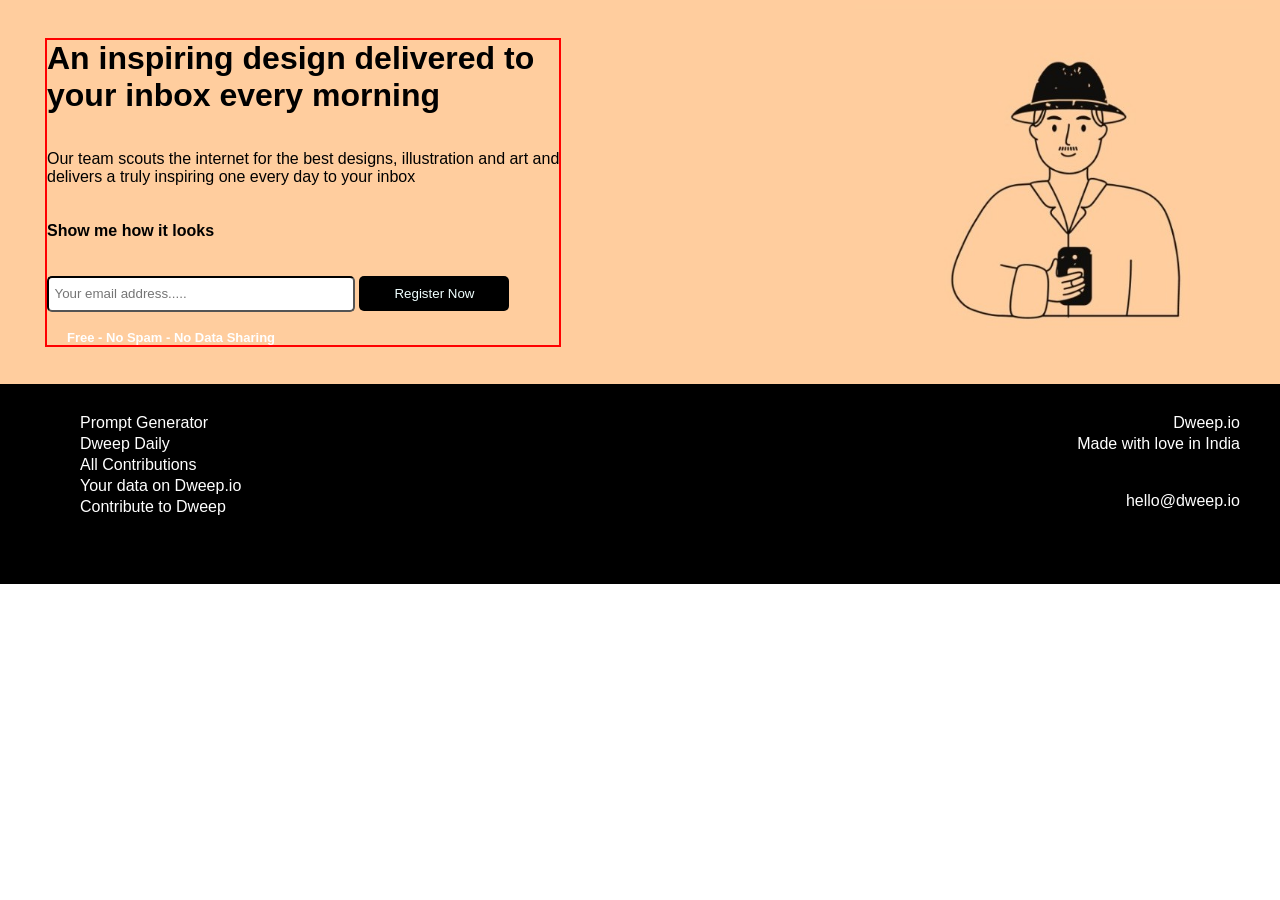
<file: task2/task2.html>
<!doctype html>
<html lang="en">
  <head>
    <meta charset="UTF-8" />
    <meta name="viewport" content="width=device-width, initial-scale=1.0" />
    <title>Document</title>
    <link rel="stylesheet" href="index.css" />
  </head>
  <body>
    <section class="container">
      <div class="left">
        <h1>
          An inspiring design delivered to<br />
          your inbox every morning
        </h1>
        <br /><br />
        <p>
          Our team scouts the internet for the best designs, illustration and
          art and<br />
          delivers a truly inspiring one every day to your inbox
        </p>

        <br />
        <br />
        <h4>Show me how it looks</h4>
        <br />
        <br />
        <input type="email" placeholder=" Your email address....." />
        <button>Register Now</button>
        <br />
        <br />
        <h5>Free - No Spam - No Data Sharing</h5>
      </div>

      <div class="right">
        <img src="this.jpeg" alt="image" height="500px" />
      </div>
    </section>
    <footer>
      <div class="details">
        <p>Prompt Generator</p>
        <p>Dweep Daily</p>
        <p>All Contributions</p>
        <p>Your data on Dweep.io</p>
        <p>Contribute to Dweep</p>
      </div>
      <div class="other">
        <p>Dweep.io</p>
        <p>Made with love in India</p>
        <br />
        <br />
        <p>hello@dweep.io</p>
      </div>
    </footer>
  </body>
</html>
</file>
<file: word game/index.css>
* {
  margin: 0;
  padding: 0;
  box-sizing: border-box;
}

body {
  min-height: 100vh;
  display: flex;
  justify-content: center;
  align-items: center;

  font-family: Arial, sans-serif;

  background: linear-gradient(135deg, #141e30, #243b55);

  color: white;
}

/* Main game box */

.game-container {
  width: 450px;
  max-width: 90%;

  padding: 40px;

  text-align: center;

  background: rgba(255, 255, 255, 0.1);

  border: 1px solid rgba(255, 255, 255, 0.2);

  border-radius: 20px;

  box-shadow: 0 15px 40px rgba(0, 0, 0, 0.35);

  backdrop-filter: blur(10px);
}

/* Heading */

h1 {
  font-size: 38px;

  margin-bottom: 30px;

  letter-spacing: 1px;

  color: #ffffff;
}

/* Random word */

#currentWord {
  font-size: 38px;

  font-weight: bold;

  margin-bottom: 25px;

  color: #ffd166;

  min-height: 45px;
}

/* Input */

#textInput {
  width: 100%;

  padding: 15px 18px;

  font-size: 20px;

  text-align: center;

  color: #222;

  background: white;

  border: 3px solid transparent;

  border-radius: 10px;

  outline: none;

  transition: 0.3s;
}

#textInput:focus {
  border-color: #ffd166;

  box-shadow: 0 0 12px rgba(255, 209, 102, 0.5);
}

#textInput::placeholder {
  color: #888;
}

/* Message */

#message {
  min-height: 35px;

  margin-top: 18px;

  font-size: 20px;

  font-weight: bold;

  color: #ffffff;
}

/* Score + Time container */

.stats {
  display: flex;

  justify-content: center;

  gap: 20px;

  margin-top: 25px;
}

/* Score and Time boxes */

.stat-box {
  flex: 1;

  padding: 15px;

  border-radius: 12px;

  display: flex;

  justify-content: center;

  align-items: center;

  gap: 8px;

  font-size: 20px;

  font-weight: bold;
}

/* Score */

.score-box {
  background: rgba(76, 201, 240, 0.18);

  border: 1px solid #4cc9f0;

  color: #4cc9f0;
}

/* Time */

.time-box {
  background: rgba(255, 107, 107, 0.18);
border: 1px solid #ff6b6b;
color: #ff6b6b;
}

.stat-label {
  font-size: 18px;
}



/* Responsive */

@media (max-width: 500px) {
  .game-container {
    padding: 30px 20px;
  }

  h1 {
    font-size: 30px;
  }

  #currentWord {
    font-size: 30px;
  }

  .stats {
    gap: 10px;
  }

  .stat-box {
    padding: 12px 8px;
    font-size: 18px;
  }
}
</file>
<file: Heroes Gallery/heroes.css>
* {
  margin: 0;
  padding: 0;
  box-sizing: border-box;
}

body {
  font-family: Arial, sans-serif;
  background: #0f172a;
  color: #f8fafc;
  min-height: 100vh;
}

header {
  display: flex;
  justify-content: space-between;
  align-items: center;
  padding: 22px 8%;
  border-bottom: 1px solid #293449;
}

header h2 {
  letter-spacing: 2px;
  font-size: 22px;
}
header h2 span {
  color: #a78bfa;
  margin-left: 5px;
}

nav {
  display: flex;
  gap: 25px;
}
nav a {
  color: #cbd5e1;
  text-decoration: none;
  font-size: 14px;
}
nav a:hover {
  color: #a78bfa;
}

main {
  max-width: 1100px;
  margin: auto;
  padding: 0 25px;
}

.hero-section {
  text-align: center;
  padding: 85px 0 65px;
}

.tagline {
  color: #a78bfa;
  font-size: 12px;
  letter-spacing: 3px;
  font-weight: bold;
  margin-bottom: 18px;
}

h1 {
  font-size: clamp(34px, 5vw, 54px);
  margin-bottom: 18px;
}
h1 span {
  color: #a78bfa;
}

.description {
  color: #94a3b8;
  line-height: 1.7;
}

.search-box {
  display: flex;
  max-width: 570px;
  margin: 32px auto 0;
  padding: 7px;
  background: #1e293b;
  border: 1px solid #334155;
  border-radius: 12px;
  gap: 8px;
}

.search-box input {
  flex: 1;
  min-width: 0;
  padding: 13px;
  background: transparent;
  border: none;
  outline: none;
  color: white;
  font-size: 14px;
}

.search-box input::placeholder {
  color: #94a3b8;
}

.search-box button {
  padding: 13px 24px;
  border: none;
  border-radius: 8px;
  background: #8b5cf6;
  color: white;
  font-weight: bold;
  cursor: pointer;
}

.search-box button:hover {
  background: #7c3aed;
}

.results-section {
  padding-bottom: 70px;
}

.section-heading {
  margin-bottom: 25px;
}
.section-heading h2 {
  font-size: 25px;
  margin-bottom: 9px;
}
.section-heading p {
  color: #94a3b8;
  font-size: 14px;
}

.hero-grid {
  display: grid;
  grid-template-columns: repeat(auto-fit, minmax(220px, 1fr));
  gap: 20px;
}

.hero-card {
  background: #1e293b;
  border: 1px solid #334155;
  border-radius: 14px;
  padding: 24px;
  transition:
    transform 0.2s,
    border-color 0.2s;
}

.hero-card:hover {
  transform: translateY(-5px);
  border-color: #8b5cf6;
}
.hero-card img{
  width:100%;
  max-height: 300px;
  object-fit: cover;
  border-radius: 10px;
}

.hero-card h3 {
  font-size: 20px;
  margin-bottom: 12px;
}
.hero-card p {
  color: #cbd5e1;
  font-size: 14px;
  line-height: 1.8;
}
.hero-card .power {
  color: #c4b5fd;
  margin-top: 10px;
}

#message {
  text-align: center;
  color: #c4b5fd;
  margin-top: 25px;
}

footer {
  text-align: center;
  padding: 24px;
  border-top: 1px solid #293449;
  color: #64748b;
  font-size: 12px;
}

@media (max-width: 550px) {
  header {
    padding: 20px;
    gap: 15px;
    flex-wrap: wrap;
  }
  header h2 {
    font-size: 18px;
  }
  nav {
    gap: 14px;
  }
  nav a {
    font-size: 12px;
  }
  .hero-section {
    padding: 60px 0 45px;
  }
  .search-box button {
    padding: 12px 16px;
  }
}
</file>
<file: Roll-Dice Game/game.css>
* {
  margin: 0;
  padding: 0;
  box-sizing: border-box;
}

body {
  min-height: 100vh;
  font-family: "Poppins", sans-serif;
  background: linear-gradient(135deg, #090e1c, #151d35, #25143d);
  color: white;
  display: flex;
  justify-content: center;
  align-items: center;
  padding: 25px;
}

.container {
  width: 100%;
  max-width: 950px;
  text-align: center;
}

h1 {
  font-size: 42px;
  font-weight: 800;
  letter-spacing: 1px;
  margin-bottom: 8px;
  background: linear-gradient(90deg, #facc15, #fb923c);
  -webkit-background-clip: text;
  -webkit-text-fill-color: transparent;
}

.subtitle {
  color: #aab4d0;
  font-size: 16px;
  margin-bottom: 45px;
}

.box {
  display: flex;
  justify-content: center;
  align-items: center;
  gap: 35px;
}

#no1,
#no2 {
  flex: 1;
  min-height: 380px;
  max-width: 370px;
  padding: 35px 25px;
  background: rgba(255, 255, 255, 0.07);
  border: 1px solid rgba(255, 255, 255, 0.15);
  border-radius: 25px;
  box-shadow: 0 15px 40px rgba(0, 0, 0, 0.3);
  backdrop-filter: blur(15px);
  transition: 0.3s ease;
}

#no1:hover,
#no2:hover {
  transform: translateY(-8px);
  border-color: #facc15;
  box-shadow: 0 15px 40px rgba(250, 204, 21, 0.12);
}

h2 {
  font-size: 22px;
  letter-spacing: 2px;
  margin-bottom: 20px;
}

.player-icon {
  font-size: 65px;
  margin-bottom: 25px;
}

button {
  width: 180px;
  padding: 13px 20px;
  border: none;
  border-radius: 12px;
  background: linear-gradient(135deg, #facc15, #f97316);
  color: #151515;
  font-size: 16px;
  font-weight: 700;
  font-family: inherit;
  cursor: pointer;
  transition: 0.3s ease;
  box-shadow: 0 5px 20px rgba(249, 115, 22, 0.25);
}

button:hover {
  transform: scale(1.07);
  box-shadow: 0 8px 25px rgba(249, 115, 22, 0.4);
}

button:active {
  transform: scale(0.96);
}

#add,
#add2 {
  margin-top: 25px;
  font-size: 30px;
  font-weight: 700;
  color: #facc15;
}

/* Hide winner messages when empty */
#msg:empty,
#msg2:empty {
  display: none;
}

/* Show winner message in the center */
#msg:not(:empty),
#msg2:not(:empty) {
  position: fixed;
  top: 50%;
  left: 50%;
  transform: translate(-50%, -50%);
  z-index: 1000;

  width: 300px;
  padding: 25px;
  text-align: center;

  background: linear-gradient(135deg, #166534, #14532d);
  border: 2px solid #4ade80;
  border-radius: 18px;

  color: white;
  font-size: 22px;
  font-weight: 800;

  box-shadow: 0 0 35px rgba(74, 222, 128, 0.4);
}

.vs {
  font-size: 25px;
  font-weight: 800;
  color: #facc15;
  text-shadow: 0 0 20px rgba(250, 204, 21, 0.5);
}

.footer {
  margin-top: 40px;
  color: #8994b3;
  font-size: 14px;
}

/* Responsive design */

@media (max-width: 650px) {
  .box {
    flex-direction: column;
    gap: 20px;
  }

  #no1,
  #no2 {
    width: 100%;
  }

  h1 {
    font-size: 30px;
  }

  .vs {
    font-size: 20px;
  }
}

/* Winner Modal */
#winnerModal {
  display: none;
  position: fixed;
  inset: 0;
  z-index: 9999;

  justify-content: center;
  align-items: center;

  background: rgba(0, 0, 0, 0.75);
  backdrop-filter: blur(8px);
}

/* Winner Card */
.winner-card {
  width: 90%;
  max-width: 450px;
  padding: 40px 25px;
  text-align: center;

  background: linear-gradient(145deg, #202b42, #111827);
  border: 2px solid #facc15;
  border-radius: 25px;

  box-shadow: 0 0 50px rgba(250, 204, 21, 0.25);

  animation: popup 0.5s ease;
}

.trophy {
  font-size: 75px;
  margin-bottom: 15px;
}

.winner-card h1 {
  font-size: 28px;
  color: #facc15;
  margin-bottom: 20px;
}

#winnerText {
  font-size: 27px;
  font-weight: 800;
  color: #4ade80;
  margin-bottom: 10px;
}

.winner-subtitle {
  color: #cbd5e1;
  margin-bottom: 30px;
  font-size: 15px;
}

#restartBtn {
  padding: 14px 30px;
  border: none;
  border-radius: 12px;

  background: linear-gradient(135deg, #facc15, #f97316);
  color: #111827;

  font-size: 17px;
  font-weight: 700;
  cursor: pointer;

  transition: 0.3s;
}

#restartBtn:hover {
  transform: scale(1.08);
  box-shadow: 0 0 25px rgba(250, 204, 21, 0.4);
}

@keyframes popup {
  from {
    opacity: 0;
    transform: scale(0.7);
  }
  to {
    opacity: 1;
    transform: scale(1);
  }
}

button:disabled {
  opacity: 0.35;
  cursor: not-allowed;
  transform: none;
  box-shadow: none;
  filter: grayscale(70%);
}
</file>
<file: task2/index.css>
*{
    margin: 0;
    font-family: Arial, Helvetica, sans-serif;
}
   
/* responsive  */
.container{
    display:flex;
}

@media(max-width: 768px){
    .container{
        flex-direction:column
    }
}

@media(max-width: 480px){
    .container{
        flex-direction:column   
    }
   
    
}
.container{
    background-color: #FFCD9E;
    margin-bottom: 0;
    align-items: center;
    /* height:500px; */
    display:flex;
    justify-content:space-between;
     padding:5px;
     gap:80px;
}

.left{
    margin-left: 40px;
    border:2px solid red;
}
.left h1{
    font-size: larger;
    font-weight:bolder;
    font-size: xx-large;
}

.left h4{
    font-weight: bolder;
    font-display: auto;
    color: black;
}
.left button{
    background-color: black;
    color: azure;
    border-radius: 5px;
    height: 35px;
    width: 150px;
    border:none ;
    }

.left h5{
    color: white;
    font-size:small;
    margin-left: 20px;
}    

.left input{
    height: 30px;
    width:300px;
    border-color: black;
    border-radius: 5px;
}


.right{
    /* flex:1; */
    /* display:flex; */
    /* justify-content:center; */
}

.right img{
width:400px;
margin-right: 20px;
object-fit:cover;
max-width: 100%;
height: auto;

}

footer{
    height: 200px;
    background-color: black;
    color:white;
    margin: 0;
    display: flex;
    justify-content: space-between;

    
}

.details{
    margin-left: 80px;
    margin-top: 30px;
    }

.details p{
    margin-bottom: 3px;
}

.other{
    margin-right: 40px;
    text-align: right;
    margin-top: 30px;
}

.other p{
     margin-bottom: 3px;
}
</file>
